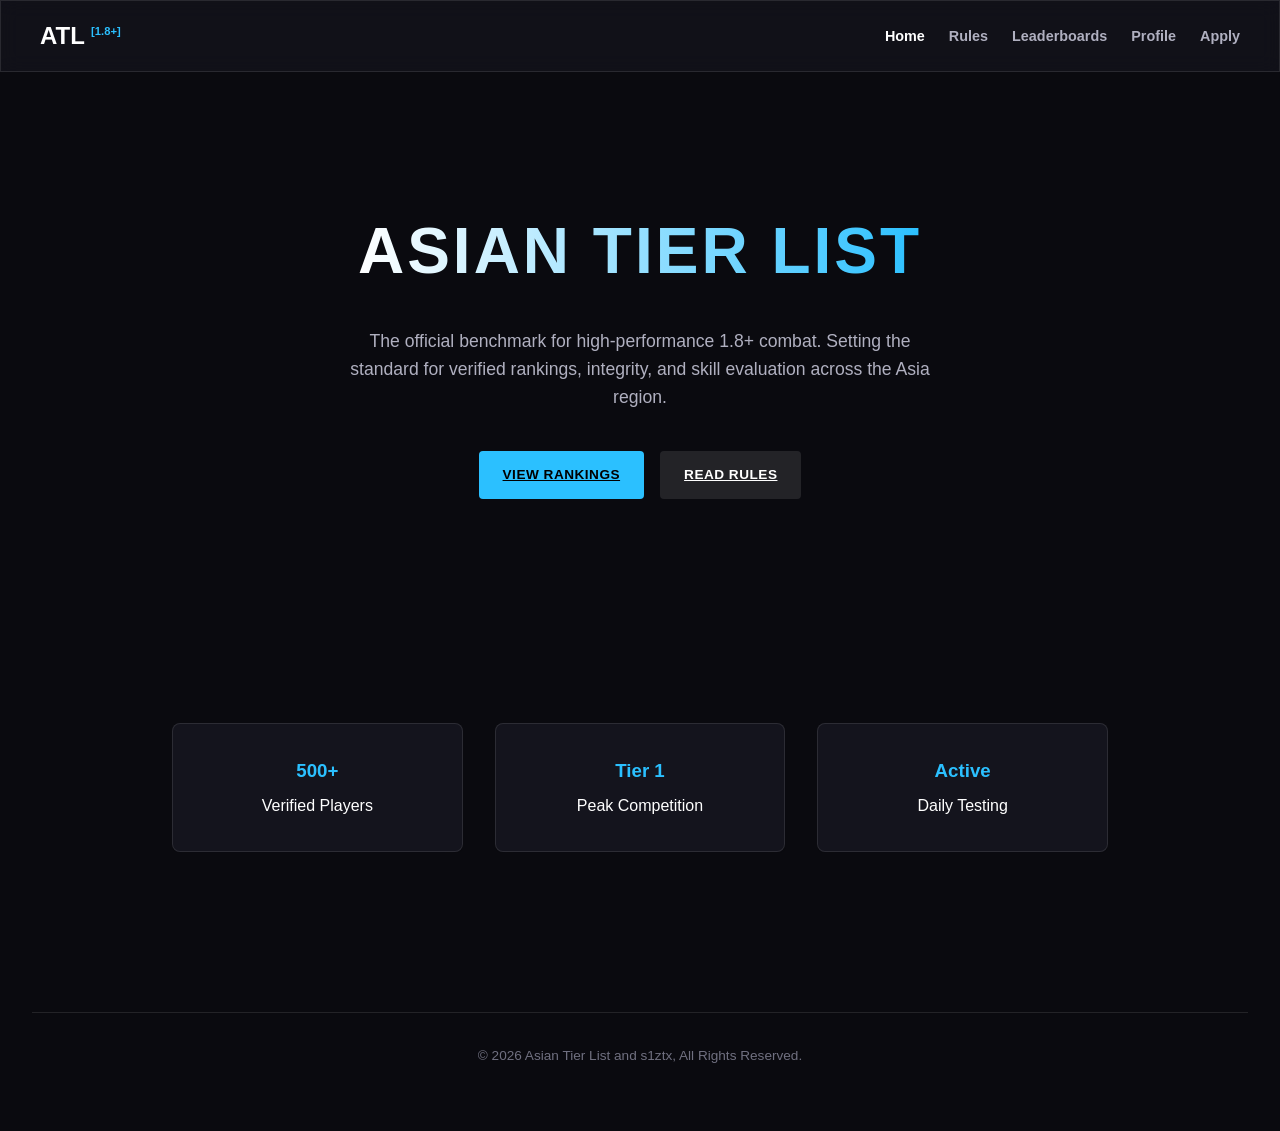
<file: index.html>
<!-- File: index.html -->
<!DOCTYPE html>
<html lang="en">
<head>
    <meta charset="UTF-8">
    <meta name="viewport" content="width=device-width, initial-scale=1.0">
    <title>Asian Tier List [1.8+] | Competitive Standards</title>
    <link rel="stylesheet" href="css/style.css">
    <link rel="stylesheet" href="css/themes.css">
    <link rel="stylesheet" href="css/animations.css">
    <style>
        .hero-section {
            padding: 8rem 2rem;
            text-align: center;
            display: flex;
            flex-direction: column;
            align-items: center;
            gap: 1.5rem;
        }
        .hero-title {
            font-family: var(--font-heading);
            font-size: 4rem;
            font-weight: 800;
            text-transform: uppercase;
            letter-spacing: 3px;
            background: linear-gradient(90deg, #fff, var(--accent-blue-light));
            -webkit-background-clip: text;
            -webkit-text-fill-color: transparent;
        }
        .hero-desc {
            max-width: 600px;
            color: var(--text-secondary);
            font-size: 1.1rem;
        }
        .stats-preview {
            display: grid;
            grid-template-columns: repeat(auto-fit, minmax(200px, 1fr));
            gap: 2rem;
            max-width: 1000px;
            margin: 4rem auto;
            padding: 2rem;
        }
        .stat-card {
            background: var(--bg-panel);
            padding: 2rem;
            border-radius: 8px;
            border: 1px solid var(--glass-border);
            text-align: center;
        }
        .stat-card h3 { color: var(--accent-blue-light); margin-bottom: 0.5rem; }
    </style>
</head>
<body class="dark-theme">
    
    <nav class="main-navigation glassmorphism">
        <div class="nav-container">
            <div class="brand-logo">
                <span class="brand-title">ATL</span>
                <span class="brand-version">[1.8+]</span>
            </div>
            <ul class="nav-menu">
                <li class="nav-item"><a href="index.html" class="nav-link active">Home</a></li>
                <li class="nav-item"><a href="rules.html" class="nav-link">Rules</a></li>
                <li class="nav-item"><a href="leaderboards.html" class="nav-link">Leaderboards</a></li>
                <li class="nav-item"><a href="profile.html" class="nav-link">Profile</a></li>
                <li class="nav-item"><a href="staff-application.html" class="nav-link">Apply</a></li>
            </ul>
        </div>
    </nav>

    <main class="main-content">
        <section class="hero-section">
            <h1 class="hero-title">Asian Tier List</h1>
            <p class="hero-desc">The official benchmark for high-performance 1.8+ combat. Setting the standard for verified rankings, integrity, and skill evaluation across the Asia region.</p>
            <div style="display: flex; gap: 1rem; margin-top: 1rem;">
                <a href="leaderboards.html" class="premium-button">View Rankings</a>
                <a href="rules.html" class="premium-button" style="background: rgba(255,255,255,0.1); color: var(--text-primary);">Read Rules</a>
            </div>
        </section>

        <section class="stats-preview">
            <div class="stat-card glassmorphism">
                <h3>500+</h3>
                <p>Verified Players</p>
            </div>
            <div class="stat-card glassmorphism">
                <h3>Tier 1</h3>
                <p>Peak Competition</p>
            </div>
            <div class="stat-card glassmorphism">
                <h3>Active</h3>
                <p>Daily Testing</p>
            </div>
        </section>
    </main>

    <footer class="site-footer">
        <div class="footer-divider"></div>
        <div class="footer-content">
            <p>&copy; 2026 Asian Tier List and s1ztx, All Rights Reserved.</p>
        </div>
    </footer>

    <script src="js/themes.js"></script>
    <script src="js/navbar.js"></script>
    <script src="js/app.js"></script>
</body>
</html>
</file>
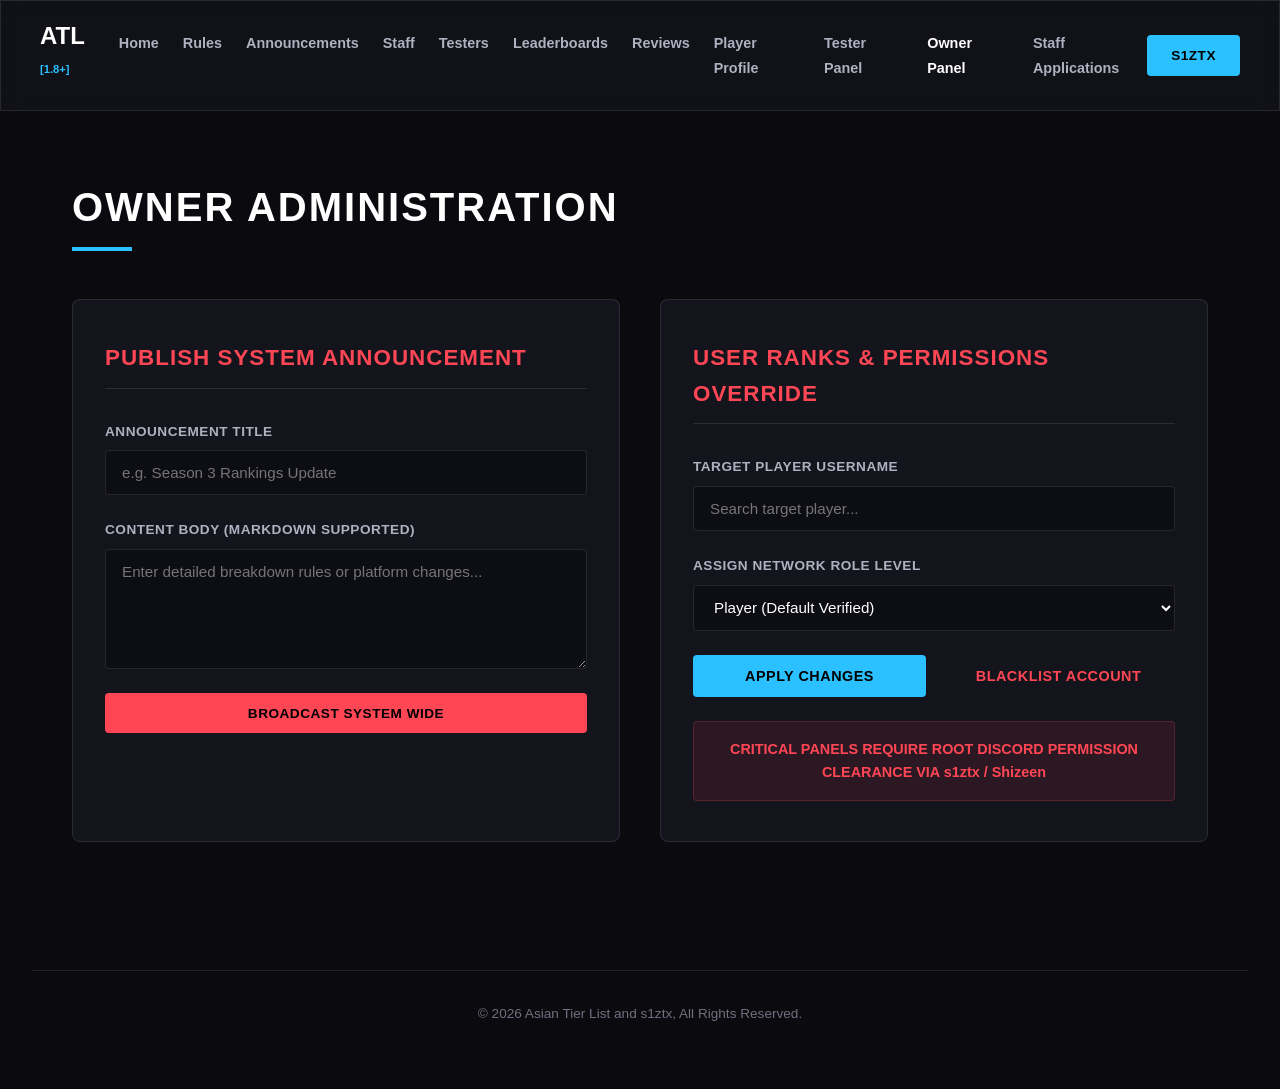
<file: owner.html>
<!-- File: owner.html -->
<!DOCTYPE html>
<html lang="en">
<head>
    <meta charset="UTF-8">
    <meta name="viewport" content="width=device-width, initial-scale=1.0">
    <title>Owner Administration | Asian Tier List [1.8+]</title>
    <link rel="stylesheet" href="css/style.css">
    <link rel="stylesheet" href="css/themes.css">
    <link rel="stylesheet" href="css/animations.css">
    <style>
        .owner-container {
            max-width: 1200px;
            margin: 0 auto;
            padding: 4rem 2rem;
        }
        .owner-dashboard-grid {
            display: grid;
            grid-template-columns: 1fr 1fr;
            gap: 2.5rem;
            margin-top: 3rem;
        }
        @media (max-width: 992px) {
            .owner-dashboard-grid {
                grid-template-columns: 1fr;
            }
        }
        .owner-card {
            background: var(--bg-panel);
            border: 1px solid var(--glass-border);
            border-radius: 8px;
            padding: 2.5rem 2rem;
            display: flex;
            flex-direction: column;
            gap: 1.5rem;
        }
        .owner-card-title {
            font-family: var(--font-heading);
            font-size: 1.4rem;
            font-weight: 700;
            color: var(--accent-red);
            text-shadow: var(--shadow-glow-red);
            text-transform: uppercase;
            letter-spacing: 1px;
            border-bottom: 1px solid var(--glass-border);
            padding-bottom: 0.75rem;
            margin-bottom: 0.5rem;
        }
        .form-group {
            display: flex;
            flex-direction: column;
            gap: 0.5rem;
        }
        .form-label {
            font-size: 0.85rem;
            color: var(--text-secondary);
            font-weight: 600;
            text-transform: uppercase;
            letter-spacing: 0.5px;
        }
        .form-input, .form-textarea, .form-select {
            background: rgba(0, 0, 0, 0.3);
            border: 1px solid var(--glass-border);
            color: var(--text-primary);
            padding: 0.8rem 1rem;
            border-radius: 4px;
            font-family: inherit;
            font-size: 0.95rem;
            transition: border-color var(--transition-fast);
        }
        .form-textarea {
            resize: vertical;
            min-height: 120px;
        }
        .form-input:focus, .form-textarea:focus, .form-select:focus {
            outline: none;
            border-color: var(--accent-red);
        }
        .action-row {
            display: grid;
            grid-template-columns: 1fr 1fr;
            gap: 1rem;
        }
        .status-message {
            padding: 1rem;
            border-radius: 4px;
            font-size: 0.9rem;
            font-weight: 600;
            background: rgba(255, 70, 85, 0.1);
            color: var(--accent-red);
            border: 1px solid rgba(255, 70, 85, 0.2);
            text-align: center;
        }
    </style>
</head>
<body class="page-owner dark-theme">
    <div id="owner-background-wrapper">
        <div class="command-grid"></div>
    </div>

    <nav class="main-navigation glassmorphism">
        <div class="nav-container">
            <div class="brand-logo">
                <span class="brand-title">ATL</span>
                <span class="brand-version">[1.8+]</span>
            </div>
            <div class="mobile-menu-toggle">
                <span></span>
                <span></span>
                <span></span>
            </div>
            <ul class="nav-menu">
                <li class="nav-item"><a href="index.html" class="nav-link">Home</a></li>
                <li class="nav-item"><a href="rules.html" class="nav-link">Rules</a></li>
                <li class="nav-item"><a href="announcements.html" class="nav-link">Announcements</a></li>
                <li class="nav-item"><a href="staff.html" class="nav-link">Staff</a></li>
                <li class="nav-item"><a href="testers.html" class="nav-link">Testers</a></li>
                <li class="nav-item"><a href="leaderboards.html" class="nav-link">Leaderboards</a></li>
                <li class="nav-item"><a href="reviews.html" class="nav-link">Reviews</a></li>
                <li class="nav-item"><a href="profile.html" class="nav-link">Player Profile</a></li>
                <li class="nav-item"><a href="tester-panel.html" class="nav-link">Tester Panel</a></li>
                <li class="nav-item"><a href="owner.html" class="nav-link active">Owner Panel</a></li>
                <li class="nav-item"><a href="staff-application.html" class="nav-link">Staff Applications</a></li>
            </ul>
            <div class="auth-container">
                <button class="discord-login-btn premium-button">
                    <span>s1ztx</span>
                </button>
            </div>
        </div>
    </nav>

    <main class="main-content">
        <div class="owner-container">
            <div class="section-heading">
                <h2 class="section-title">Owner Administration</h2>
                <div class="heading-accent"></div>
            </div>

            <div class="owner-dashboard-grid">
                <!-- System Announcements Panel -->
                <section class="owner-card glassmorphism">
                    <h3 class="owner-card-title">Publish System Announcement</h3>
                    
                    <div class="form-group">
                        <label class="form-label">Announcement Title</label>
                        <input type="text" class="form-input" placeholder="e.g. Season 3 Rankings Update">
                    </div>

                    <div class="form-group">
                        <label class="form-label">Content Body (Markdown Supported)</label>
                        <textarea class="form-textarea" placeholder="Enter detailed breakdown rules or platform changes..."></textarea>
                    </div>

                    <button class="premium-button" style="background: var(--accent-red); border-color: var(--accent-red);">Broadcast System Wide</button>
                </section>

                <!-- Management Configurations Panel -->
                <section class="owner-card glassmorphism">
                    <h3 class="owner-card-title">User Ranks & Permissions Override</h3>
                    
                    <div class="form-group">
                        <label class="form-label">Target Player Username</label>
                        <input type="text" class="form-input" placeholder="Search target player...">
                    </div>

                    <div class="form-group">
                        <label class="form-label">Assign Network Role Level</label>
                        <select class="form-select">
                            <option>Player (Default Verified)</option>
                            <option>Official Tester</option>
                            <option>Moderator</option>
                            <option>Administrator</option>
                        </select>
                    </div>

                    <div class="action-row">
                        <button class="premium-button" style="font-size: 0.9rem;">Apply Changes</button>
                        <button class="premium-button" style="background: transparent; border-color: #ff4655; color: #ff4655; font-size: 0.9rem;">Blacklist Account</button>
                    </div>

                    <div class="status-message">
                        CRITICAL PANELS REQUIRE ROOT DISCORD PERMISSION CLEARANCE VIA s1ztx / Shizeen
                    </div>
                </section>
            </div>
        </div>
    </main>

    <footer class="site-footer">
        <div class="footer-divider"></div>
        <div class="footer-content">
            <p>&copy; 2026 Asian Tier List and s1ztx, All Rights Reserved.</p>
        </div>
    </footer>

    <script src="js/themes.js"></script>
    <script src="js/navbar.js"></script>
    <script src="js/app.js"></script>
</body>
</html>
</file>
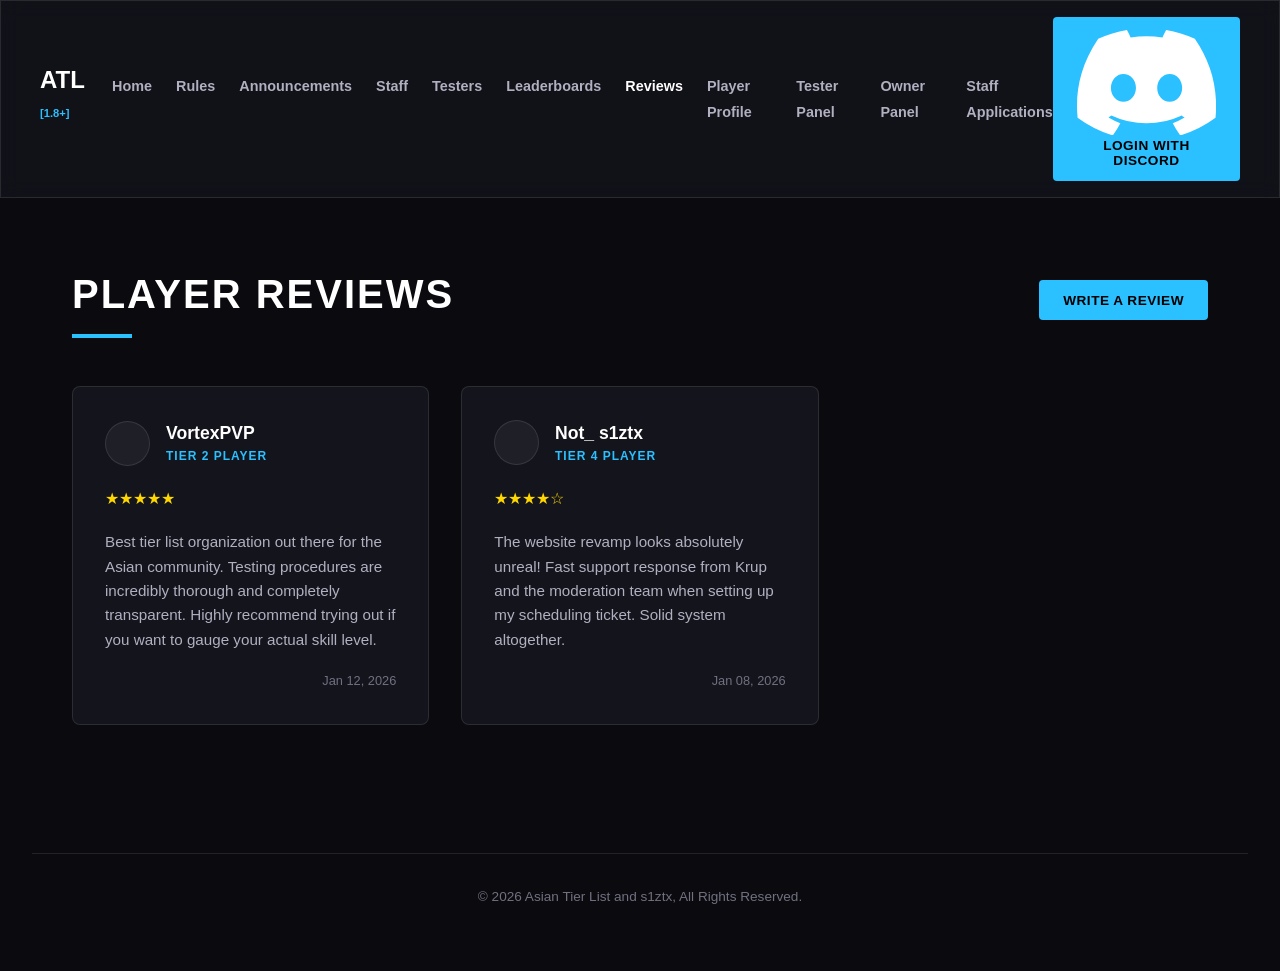
<file: reviews.html>
<!-- File: reviews.html -->
<!DOCTYPE html>
<html lang="en">
<head>
    <meta charset="UTF-8">
    <meta name="viewport" content="width=device-width, initial-scale=1.0">
    <title>Reviews | Asian Tier List [1.8+]</title>
    <link rel="stylesheet" href="css/style.css">
    <link rel="stylesheet" href="css/themes.css">
    <link rel="stylesheet" href="css/animations.css">
    <style>
        .reviews-container {
            max-width: 1200px;
            margin: 0 auto;
            padding: 4rem 2rem;
        }
        .reviews-header-actions {
            display: flex;
            justify-content: space-between;
            align-items: center;
            margin-bottom: 3rem;
            flex-wrap: wrap;
            gap: 1.5rem;
        }
        .reviews-grid {
            display: grid;
            grid-template-columns: repeat(auto-fill, minmax(340px, 1fr));
            gap: 2rem;
        }
        .review-card {
            background: var(--bg-panel);
            border: 1px solid var(--glass-border);
            border-radius: 8px;
            padding: 2rem;
            display: flex;
            flex-direction: column;
            gap: 1.2rem;
            position: relative;
            transition: all var(--transition-medium);
        }
        .review-card:hover {
            border-color: rgba(43, 192, 255, 0.3);
            transform: translateY(-4px);
            box-shadow: 0 10px 20px rgba(0, 0, 0, 0.3);
        }
        .review-user {
            display: flex;
            align-items: center;
            gap: 1rem;
        }
        .review-avatar {
            width: 45px;
            height: 45px;
            border-radius: 50%;
            background: rgba(255, 255, 255, 0.05);
            border: 1px solid var(--glass-border);
        }
        .review-meta-info {
            display: flex;
            flex-direction: column;
        }
        .review-username {
            font-family: var(--font-heading);
            font-weight: 700;
            font-size: 1.1rem;
            color: var(--text-primary);
        }
        .review-user-tier {
            font-size: 0.75rem;
            color: var(--accent-blue-light);
            text-transform: uppercase;
            letter-spacing: 1px;
            font-weight: 600;
        }
        .review-rating {
            display: flex;
            gap: 0.2rem;
            color: #ffd700;
        }
        .review-text {
            color: var(--text-secondary);
            font-size: 0.95rem;
            line-height: 1.6;
            flex-grow: 1;
        }
        .review-date {
            font-size: 0.8rem;
            color: var(--text-muted);
            align-self: flex-end;
        }
    </style>
</head>
<body class="page-reviews dark-theme">
    <div id="reviews-background-wrapper">
        <div class="soft-glow-overlay"></div>
    </div>

    <nav class="main-navigation glassmorphism">
        <div class="nav-container">
            <div class="brand-logo">
                <span class="brand-title">ATL</span>
                <span class="brand-version">[1.8+]</span>
            </div>
            <div class="mobile-menu-toggle">
                <span></span>
                <span></span>
                <span></span>
            </div>
            <ul class="nav-menu">
                <li class="nav-item"><a href="index.html" class="nav-link">Home</a></li>
                <li class="nav-item"><a href="rules.html" class="nav-link">Rules</a></li>
                <li class="nav-item"><a href="announcements.html" class="nav-link">Announcements</a></li>
                <li class="nav-item"><a href="staff.html" class="nav-link">Staff</a></li>
                <li class="nav-item"><a href="testers.html" class="nav-link">Testers</a></li>
                <li class="nav-item"><a href="leaderboards.html" class="nav-link">Leaderboards</a></li>
                <li class="nav-item"><a href="reviews.html" class="nav-link active">Reviews</a></li>
                <li class="nav-item"><a href="profile.html" class="nav-link">Player Profile</a></li>
                <li class="nav-item"><a href="tester-panel.html" class="nav-link">Tester Panel</a></li>
                <li class="nav-item"><a href="owner.html" class="nav-link">Owner Panel</a></li>
                <li class="nav-item"><a href="staff-application.html" class="nav-link">Staff Applications</a></li>
            </ul>
            <div class="auth-container">
                <button class="discord-login-btn premium-button">
                    <svg class="discord-logo" xmlns="http://www.w3.org/2000/svg" viewBox="0 0 127.14 96.36">
                        <path fill="#ffffff" d="M107.7,8.07A105.15,105.15,0,0,0,81.47,0a72.06,72.06,0,0,0-3.36,6.83A97.68,97.68,0,0,0,49,6.83,72.37,72.37,0,0,0,45.64,0,105.89,105.89,0,0,0,19.39,8.09C2.79,32.65-1.71,56.6.54,80.21h0A105.73,105.73,0,0,0,32.71,96.36,77.7,77.7,0,0,0,39.6,85.25a68.42,68.42,0,0,1-10.85-5.18c.91-.66,1.8-1.34,2.66-2a75.57,75.57,0,0,0,64.32,0c.87.71,1.76,1.39,2.66,2a68.68,68.68,0,0,1-10.87,5.19,77,77,0,0,0,6.89,11.1A105.25,105.25,0,0,0,126.6,80.22h0C129.24,52.84,122.09,29.11,107.7,8.07ZM42.45,65.69C36.18,65.69,31,60,31,53s5-12.74,11.43-12.74S54,46,53.89,53,48.84,65.69,42.45,65.69Zm42.24,0C78.41,65.69,73.31,60,73.31,53s5-12.74,11.43-12.74S96.2,46,96.12,53,91.08,65.69,84.69,65.69Z"/>
                    </svg>
                    <span>Login with Discord</span>
                </button>
            </div>
        </div>
    </nav>

    <main class="main-content">
        <div class="reviews-container">
            <div class="reviews-header-actions">
                <div class="section-heading" style="margin-bottom: 0;">
                    <h2 class="section-title">Player Reviews</h2>
                    <div class="heading-accent"></div>
                </div>
                <button class="premium-button">Write A Review</button>
            </div>

            <div class="reviews-grid">
                <!-- Review Card 1 -->
                <div class="review-card glassmorphism">
                    <div class="review-user">
                        <div class="review-avatar"></div>
                        <div class="review-meta-info">
                            <span class="review-username">VortexPVP</span>
                            <span class="review-user-tier">Tier 2 Player</span>
                        </div>
                    </div>
                    <div class="review-rating">★★★★★</div>
                    <p class="review-text">Best tier list organization out there for the Asian community. Testing procedures are incredibly thorough and completely transparent. Highly recommend trying out if you want to gauge your actual skill level.</p>
                    <span class="review-date">Jan 12, 2026</span>
                </div>

                <!-- Review Card 2 -->
                <div class="review-card glassmorphism">
                    <div class="review-user">
                        <div class="review-avatar"></div>
                        <div class="review-meta-info">
                            <span class="review-username">Not_ s1ztx</span>
                            <span class="review-user-tier">Tier 4 Player</span>
                        </div>
                    </div>
                    <div class="review-rating">★★★★☆</div>
                    <p class="review-text">The website revamp looks absolutely unreal! Fast support response from Krup and the moderation team when setting up my scheduling ticket. Solid system altogether.</p>
                    <span class="review-date">Jan 08, 2026</span>
                </div>
            </div>
        </div>
    </main>

    <footer class="site-footer">
        <div class="footer-divider"></div>
        <div class="footer-content">
            <p>&copy; 2026 Asian Tier List and s1ztx, All Rights Reserved.</p>
        </div>
    </footer>

    <script src="js/themes.js"></script>
    <script src="js/navbar.js"></script>
    <script src="js/app.js"></script>
</body>
</html>
</file>
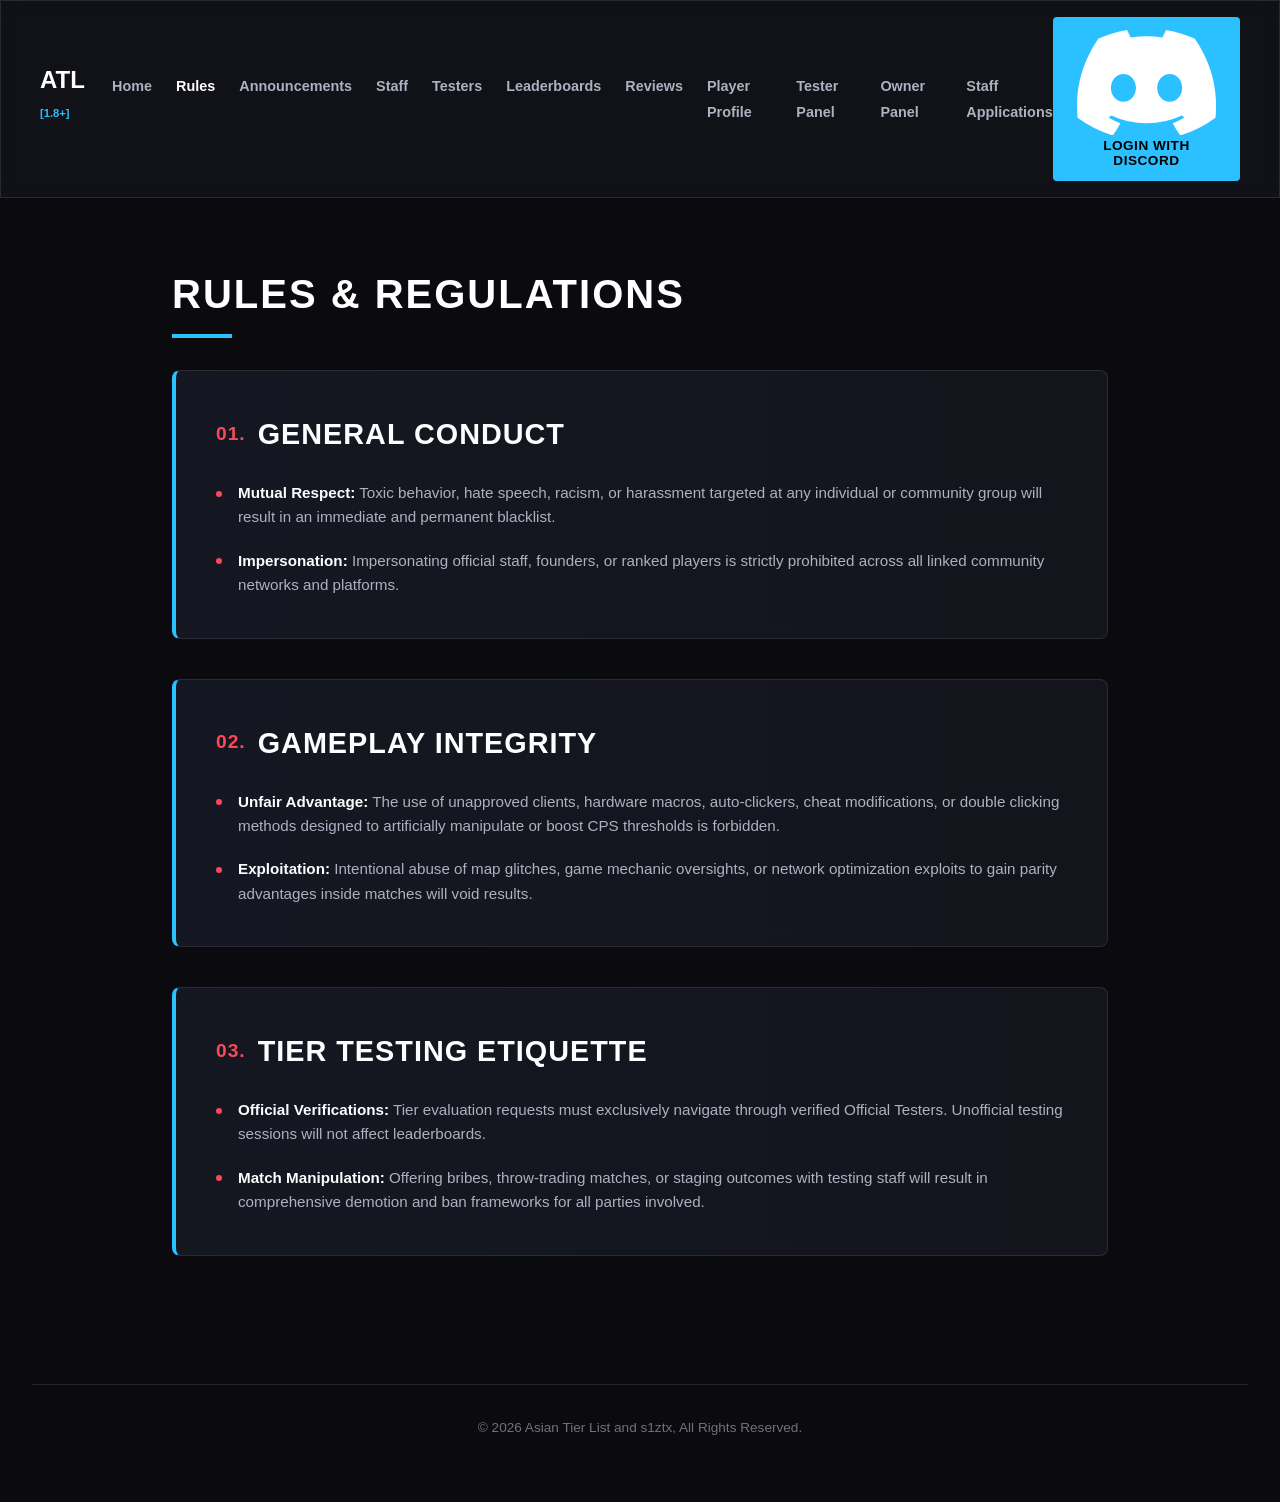
<file: rules.html>
<!DOCTYPE html>
<html lang="en">
<head>
    <meta charset="UTF-8">
    <meta name="viewport" content="width=device-width, initial-scale=1.0">
    <title>Rules | Asian Tier List [1.8+]</title>
    <link rel="stylesheet" href="css/style.css">
    <link rel="stylesheet" href="css/themes.css">
    <link rel="stylesheet" href="css/animations.css">
    <style>
        .rules-container {
            max-width: 1000px;
            margin: 0 auto;
            padding: 4rem 2rem;
        }
        .rules-grid {
            display: flex;
            flex-direction: column;
            gap: 2.5rem;
        }
        .rules-card {
            padding: 2.5rem;
            border-radius: 8px;
            border-left: 4px solid var(--accent-blue-light);
            position: relative;
            overflow: hidden;
            background: var(--bg-panel);
            transition: border-color var(--transition-fast), transform var(--transition-medium);
        }
        .rules-card:hover {
            border-left-color: var(--accent-red);
            transform: translateX(5px);
        }
        .rules-card::before {
            content: '';
            position: absolute;
            top: 0;
            left: 0;
            width: 100%;
            height: 100%;
            background: linear-gradient(90deg, rgba(43, 192, 255, 0.02), transparent);
            pointer-events: none;
        }
        .rule-category {
            font-family: var(--font-heading);
            font-size: 1.8rem;
            font-weight: 700;
            text-transform: uppercase;
            letter-spacing: 1px;
            margin-bottom: 1.5rem;
            display: flex;
            align-items: center;
            gap: 0.75rem;
        }
        .rule-index {
            color: var(--accent-red);
            font-size: 1.2rem;
            font-weight: 700;
        }
        .rule-list {
            display: flex;
            flex-direction: column;
            gap: 1.2rem;
        }
        .rule-item {
            display: flex;
            gap: 1rem;
            align-items: flex-start;
        }
        .rule-bullet {
            width: 6px;
            height: 6px;
            background: var(--accent-red);
            border-radius: 50%;
            margin-top: 0.6rem;
            flex-shrink: 0;
        }
        .rule-text strong {
            color: var(--text-primary);
            font-weight: 600;
        }
        .rule-text p {
            color: var(--text-secondary);
            font-size: 0.95rem;
        }
    </style>
</head>
<body class="page-rules dark-theme">
    <div id="rules-background-wrapper">
        <div class="digital-lines"></div>
    </div>

    <nav class="main-navigation glassmorphism">
        <div class="nav-container">
            <div class="brand-logo">
                <span class="brand-title">ATL</span>
                <span class="brand-version">[1.8+]</span>
            </div>
            <div class="mobile-menu-toggle">
                <span></span>
                <span></span>
                <span></span>
            </div>
            <ul class="nav-menu">
                <li class="nav-item"><a href="index.html" class="nav-link">Home</a></li>
                <li class="nav-item"><a href="rules.html" class="nav-link active">Rules</a></li>
                <li class="nav-item"><a href="announcements.html" class="nav-link">Announcements</a></li>
                <li class="nav-item"><a href="staff.html" class="nav-link">Staff</a></li>
                <li class="nav-item"><a href="testers.html" class="nav-link">Testers</a></li>
                <li class="nav-item"><a href="leaderboards.html" class="nav-link">Leaderboards</a></li>
                <li class="nav-item"><a href="reviews.html" class="nav-link">Reviews</a></li>
                <li class="nav-item"><a href="profile.html" class="nav-link">Player Profile</a></li>
                <li class="nav-item"><a href="tester-panel.html" class="nav-link">Tester Panel</a></li>
                <li class="nav-item"><a href="owner.html" class="nav-link">Owner Panel</a></li>
                <li class="nav-item"><a href="staff-application.html" class="nav-link">Staff Applications</a></li>
            </ul>
            <div class="auth-container">
                <button class="discord-login-btn premium-button">
                    <svg class="discord-logo" xmlns="http://www.w3.org/2000/svg" viewBox="0 0 127.14 96.36">
                        <path fill="#ffffff" d="M107.7,8.07A105.15,105.15,0,0,0,81.47,0a72.06,72.06,0,0,0-3.36,6.83A97.68,97.68,0,0,0,49,6.83,72.37,72.37,0,0,0,45.64,0,105.89,105.89,0,0,0,19.39,8.09C2.79,32.65-1.71,56.6.54,80.21h0A105.73,105.73,0,0,0,32.71,96.36,77.7,77.7,0,0,0,39.6,85.25a68.42,68.42,0,0,1-10.85-5.18c.91-.66,1.8-1.34,2.66-2a75.57,75.57,0,0,0,64.32,0c.87.71,1.76,1.39,2.66,2a68.68,68.68,0,0,1-10.87,5.19,77,77,0,0,0,6.89,11.1A105.25,105.25,0,0,0,126.6,80.22h0C129.24,52.84,122.09,29.11,107.7,8.07ZM42.45,65.69C36.18,65.69,31,60,31,53s5-12.74,11.43-12.74S54,46,53.89,53,48.84,65.69,42.45,65.69Zm42.24,0C78.41,65.69,73.31,60,73.31,53s5-12.74,11.43-12.74S96.2,46,96.12,53,91.08,65.69,84.69,65.69Z"/>
                    </svg>
                    <span>Login with Discord</span>
                </button>
            </div>
        </div>
    </nav>

    <main class="main-content">
        <div class="rules-container">
            <div class="section-heading">
                <h2 class="section-title">Rules & Regulations</h2>
                <div class="heading-accent"></div>
            </div>

            <div class="rules-grid">
                <div class="rules-card glassmorphism">
                    <h3 class="rule-category"><span class="rule-index">01.</span> General Conduct</h3>
                    <div class="rule-list">
                        <div class="rule-item">
                            <span class="rule-bullet"></span>
                            <div class="rule-text">
                                <p><strong>Mutual Respect:</strong> Toxic behavior, hate speech, racism, or harassment targeted at any individual or community group will result in an immediate and permanent blacklist.</p>
                            </div>
                        </div>
                        <div class="rule-item">
                            <span class="rule-bullet"></span>
                            <div class="rule-text">
                                <p><strong>Impersonation:</strong> Impersonating official staff, founders, or ranked players is strictly prohibited across all linked community networks and platforms.</p>
                            </div>
                        </div>
                    </div>
                </div>

                <div class="rules-card glassmorphism">
                    <h3 class="rule-category"><span class="rule-index">02.</span> Gameplay Integrity</h3>
                    <div class="rule-list">
                        <div class="rule-item">
                            <span class="rule-bullet"></span>
                            <div class="rule-text">
                                <p><strong>Unfair Advantage:</strong> The use of unapproved clients, hardware macros, auto-clickers, cheat modifications, or double clicking methods designed to artificially manipulate or boost CPS thresholds is forbidden.</p>
                            </div>
                        </div>
                        <div class="rule-item">
                            <span class="rule-bullet"></span>
                            <div class="rule-text">
                                <p><strong>Exploitation:</strong> Intentional abuse of map glitches, game mechanic oversights, or network optimization exploits to gain parity advantages inside matches will void results.</p>
                            </div>
                        </div>
                    </div>
                </div>

                <div class="rules-card glassmorphism">
                    <h3 class="rule-category"><span class="rule-index">03.</span> Tier Testing Etiquette</h3>
                    <div class="rule-list">
                        <div class="rule-item">
                            <span class="rule-bullet"></span>
                            <div class="rule-text">
                                <p><strong>Official Verifications:</strong> Tier evaluation requests must exclusively navigate through verified Official Testers. Unofficial testing sessions will not affect leaderboards.</p>
                            </div>
                        </div>
                        <div class="rule-item">
                            <span class="rule-bullet"></span>
                            <div class="rule-text">
                                <p><strong>Match Manipulation:</strong> Offering bribes, throw-trading matches, or staging outcomes with testing staff will result in comprehensive demotion and ban frameworks for all parties involved.</p>
                            </div>
                        </div>
                    </div>
                </div>
            </div>
        </div>
    </main>

    <footer class="site-footer">
        <div class="footer-divider"></div>
        <div class="footer-content">
            <p>&copy; 2026 Asian Tier List and s1ztx, All Rights Reserved.</p>
        </div>
    </footer>

    <script src="js/themes.js"></script>
    <script src="js/navbar.js"></script>
    <script src="js/app.js"></script>
</body>
</html>
</file>
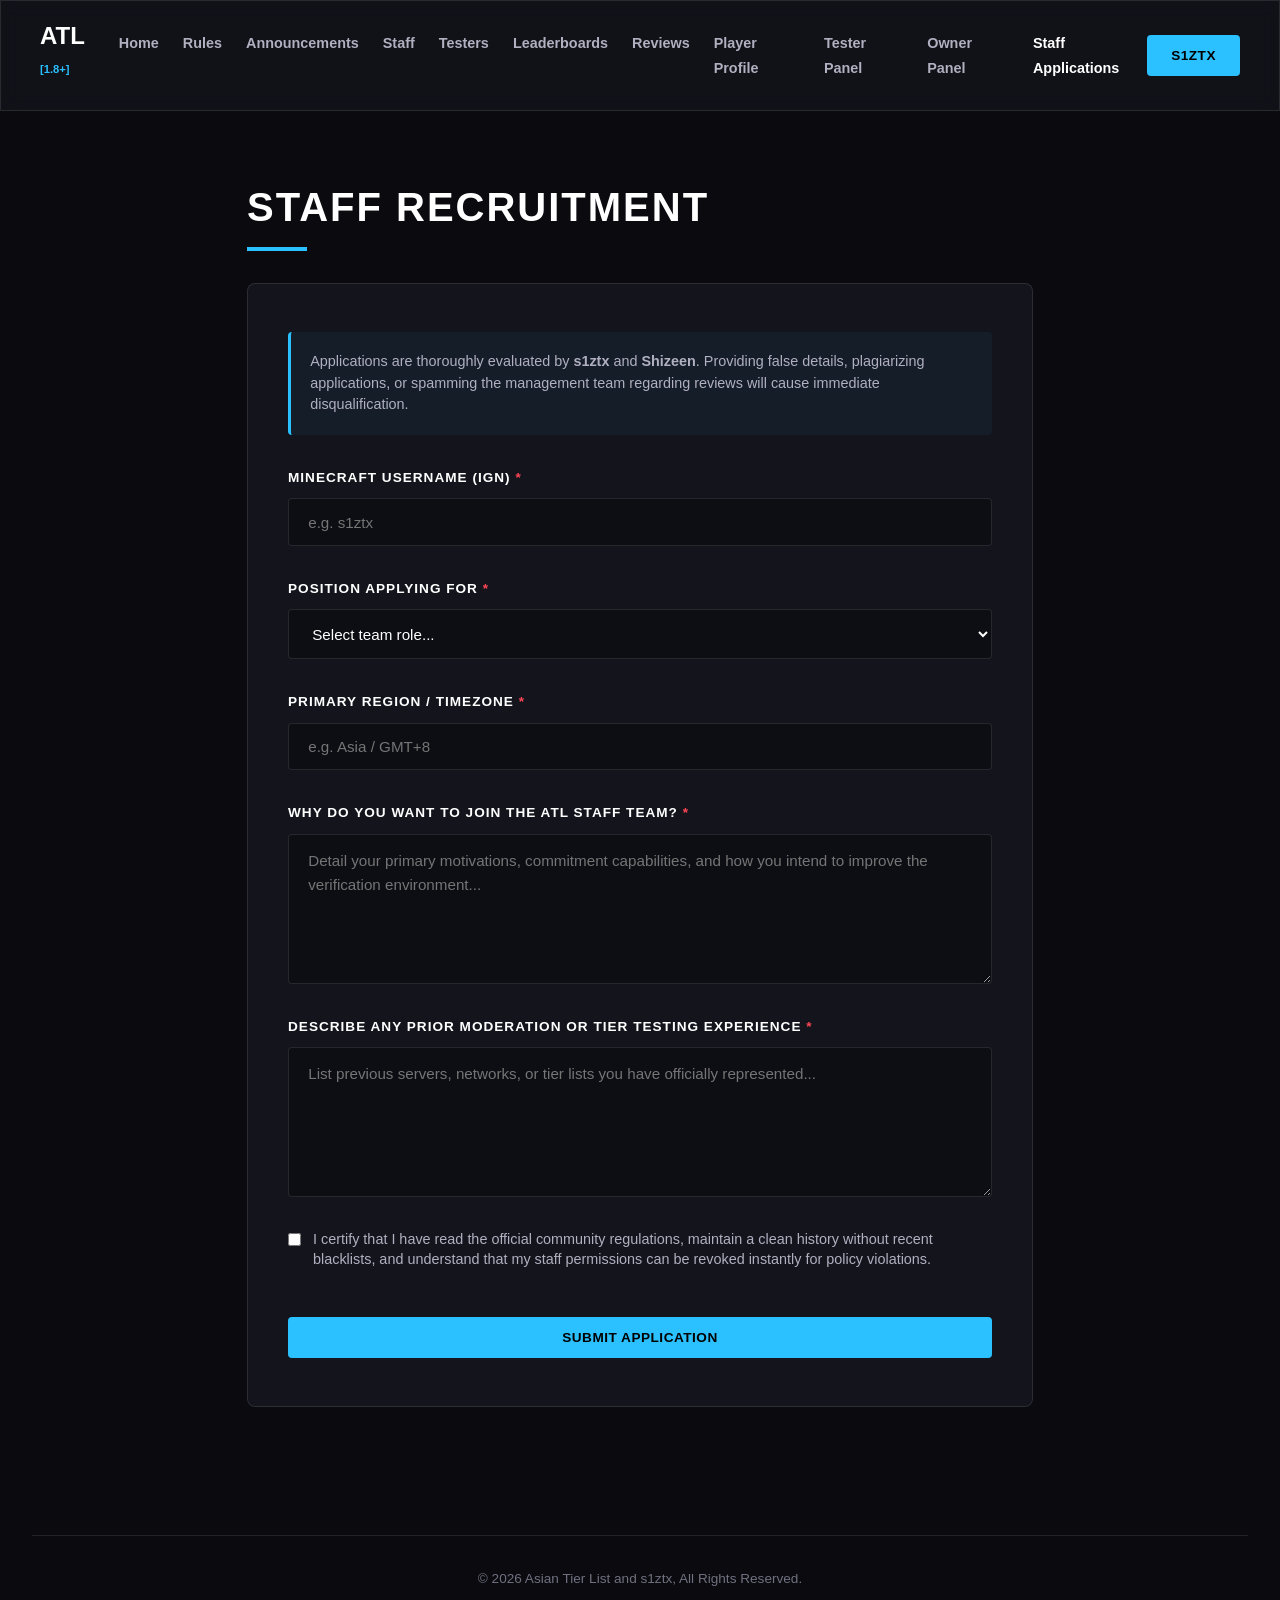
<file: staff-application.html>
<!-- File: staff-application.html -->
<!DOCTYPE html>
<html lang="en">
<head>
    <meta charset="UTF-8">
    <meta name="viewport" content="width=device-width, initial-scale=1.0">
    <title>Staff Recruitment | Asian Tier List [1.8+]</title>
    <link rel="stylesheet" href="css/style.css">
    <link rel="stylesheet" href="css/themes.css">
    <link rel="stylesheet" href="css/animations.css">
    <style>
        .application-container {
            max-width: 850px;
            margin: 0 auto;
            padding: 4rem 2rem;
        }
        .application-card {
            background: var(--bg-panel);
            border: 1px solid var(--glass-border);
            border-radius: 8px;
            padding: 3rem 2.5rem;
            display: flex;
            flex-direction: column;
            gap: 2rem;
            position: relative;
        }
        .app-notice {
            padding: 1.2rem;
            background: rgba(43, 192, 255, 0.05);
            border-left: 3px solid var(--accent-blue-light);
            border-radius: 4px;
            font-size: 0.9rem;
            color: var(--text-secondary);
            line-height: 1.5;
        }
        .form-group {
            display: flex;
            flex-direction: column;
            gap: 0.6rem;
        }
        .form-label {
            font-size: 0.85rem;
            color: var(--text-primary);
            font-weight: 700;
            text-transform: uppercase;
            letter-spacing: 1px;
        }
        .form-label span {
            color: var(--accent-red);
        }
        .form-input, .form-textarea, .form-select {
            background: rgba(0, 0, 0, 0.3);
            border: 1px solid var(--glass-border);
            color: var(--text-primary);
            padding: 0.9rem 1.2rem;
            border-radius: 4px;
            font-family: inherit;
            font-size: 0.95rem;
            transition: border-color var(--transition-fast);
        }
        .form-textarea {
            resize: vertical;
            min-height: 150px;
            line-height: 1.6;
        }
        .form-input:focus, .form-textarea:focus, .form-select:focus {
            outline: none;
            border-color: var(--accent-blue-light);
        }
        .checkbox-group {
            display: flex;
            align-items: flex-start;
            gap: 0.75rem;
            cursor: pointer;
            user-select: none;
        }
        .checkbox-group input {
            margin-top: 0.25rem;
            accent-color: var(--accent-blue-light);
        }
        .checkbox-label {
            font-size: 0.9rem;
            color: var(--text-secondary);
            line-height: 1.4;
        }
    </style>
</head>
<body class="page-application dark-theme">
    <div id="application-background-wrapper">
        <div class="recruitment-spotlight"></div>
    </div>

    <nav class="main-navigation glassmorphism">
        <div class="nav-container">
            <div class="brand-logo">
                <span class="brand-title">ATL</span>
                <span class="brand-version">[1.8+]</span>
            </div>
            <div class="mobile-menu-toggle">
                <span></span>
                <span></span>
                <span></span>
            </div>
            <ul class="nav-menu">
                <li class="nav-item"><a href="index.html" class="nav-link">Home</a></li>
                <li class="nav-item"><a href="rules.html" class="nav-link">Rules</a></li>
                <li class="nav-item"><a href="announcements.html" class="nav-link">Announcements</a></li>
                <li class="nav-item"><a href="staff.html" class="nav-link">Staff</a></li>
                <li class="nav-item"><a href="testers.html" class="nav-link">Testers</a></li>
                <li class="nav-item"><a href="leaderboards.html" class="nav-link">Leaderboards</a></li>
                <li class="nav-item"><a href="reviews.html" class="nav-link">Reviews</a></li>
                <li class="nav-item"><a href="profile.html" class="nav-link">Player Profile</a></li>
                <li class="nav-item"><a href="tester-panel.html" class="nav-link">Tester Panel</a></li>
                <li class="nav-item"><a href="owner.html" class="nav-link">Owner Panel</a></li>
                <li class="nav-item"><a href="staff-application.html" class="nav-link active">Staff Applications</a></li>
            </ul>
            <div class="auth-container">
                <button class="discord-login-btn premium-button">
                    <span>s1ztx</span>
                </button>
            </div>
        </div>
    </nav>

    <main class="main-content">
        <div class="application-container">
            <div class="section-heading">
                <h2 class="section-title">Staff Recruitment</h2>
                <div class="heading-accent"></div>
            </div>

            <form class="application-card glassmorphism" onsubmit="event.preventDefault();">
                <div class="app-notice">
                    Applications are thoroughly evaluated by <strong>s1ztx</strong> and <strong>Shizeen</strong>. Providing false details, plagiarizing applications, or spamming the management team regarding reviews will cause immediate disqualification.
                </div>

                <div class="form-group">
                    <label class="form-label">Minecraft Username (IGN) <span>*</span></label>
                    <input type="text" class="form-input" required placeholder="e.g. s1ztx">
                </div>

                <div class="form-group">
                    <label class="form-label">Position Applying For <span>*</span></label>
                    <select class="form-select" required>
                        <option value="" disabled selected style="display:none;">Select team role...</option>
                        <option value="tester">Official Tier Tester</option>
                        <option value="moderator">Community Moderator</option>
                    </select>
                </div>

                <div class="form-group">
                    <label class="form-label">Primary Region / Timezone <span>*</span></label>
                    <input type="text" class="form-input" required placeholder="e.g. Asia / GMT+8">
                </div>

                <div class="form-group">
                    <label class="form-label">Why do you want to join the ATL staff team? <span>*</span></label>
                    <textarea class="form-textarea" required placeholder="Detail your primary motivations, commitment capabilities, and how you intend to improve the verification environment..."></textarea>
                </div>

                <div class="form-group">
                    <label class="form-label">Describe any prior moderation or tier testing experience <span>*</span></label>
                    <textarea class="form-textarea" required placeholder="List previous servers, networks, or tier lists you have officially represented..."></textarea>
                </div>

                <div class="form-group">
                    <label class="checkbox-group">
                        <input type="checkbox" required>
                        <span class="checkbox-label">I certify that I have read the official community regulations, maintain a clean history without recent blacklists, and understand that my staff permissions can be revoked instantly for policy violations.</span>
                    </label>
                </div>

                <button type="submit" class="premium-button" style="margin-top: 1rem;">Submit Application</button>
            </form>
        </div>
    </main>

    <footer class="site-footer">
        <div class="footer-divider"></div>
        <div class="footer-content">
            <p>&copy; 2026 Asian Tier List and s1ztx, All Rights Reserved.</p>
        </div>
    </footer>

    <script src="js/themes.js"></script>
    <script src="js/navbar.js"></script>
    <script src="js/app.js"></script>
</body>
</html>
</file>
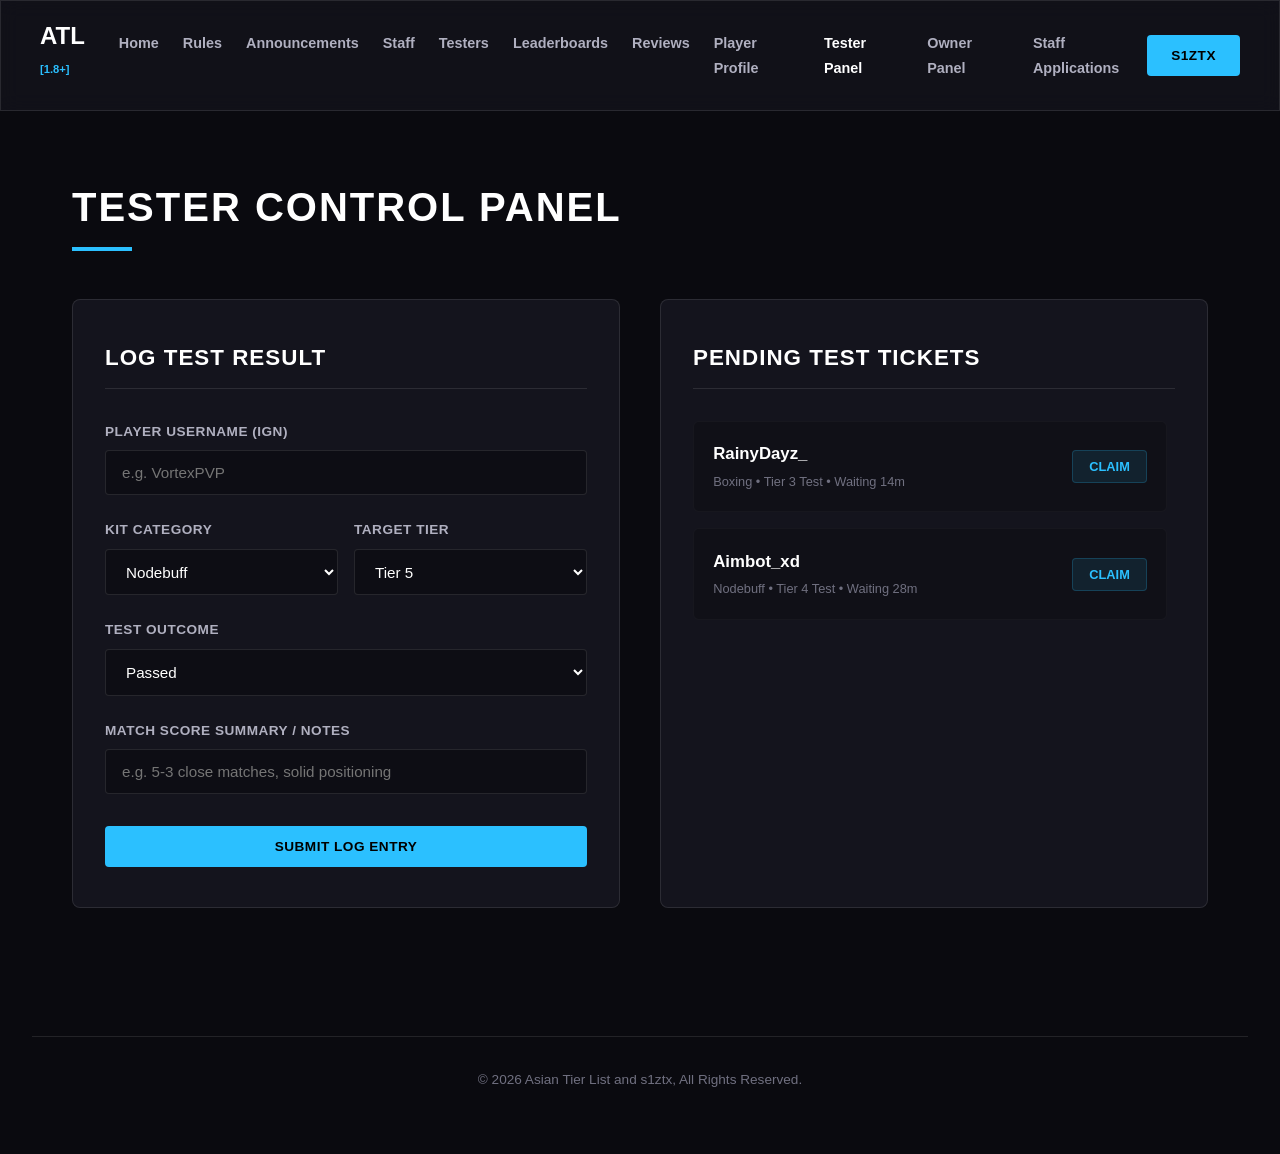
<file: tester-panel.html>
<!-- File: tester-panel.html -->
<!DOCTYPE html>
<html lang="en">
<head>
    <meta charset="UTF-8">
    <meta name="viewport" content="width=device-width, initial-scale=1.0">
    <title>Tester Control Panel | Asian Tier List [1.8+]</title>
    <link rel="stylesheet" href="css/style.css">
    <link rel="stylesheet" href="css/themes.css">
    <link rel="stylesheet" href="css/animations.css">
    <style>
        .tester-container {
            max-width: 1200px;
            margin: 0 auto;
            padding: 4rem 2rem;
        }
        .tester-grid {
            display: grid;
            grid-template-columns: 1fr 1fr;
            gap: 2.5rem;
            margin-top: 3rem;
        }
        @media (max-width: 992px) {
            .tester-grid {
                grid-template-columns: 1fr;
            }
        }
        .tester-card {
            background: var(--bg-panel);
            border: 1px solid var(--glass-border);
            border-radius: 8px;
            padding: 2.5rem 2rem;
            display: flex;
            flex-direction: column;
            gap: 1.5rem;
        }
        .tester-card-title {
            font-family: var(--font-heading);
            font-size: 1.4rem;
            font-weight: 700;
            color: var(--text-primary);
            text-transform: uppercase;
            letter-spacing: 1px;
            border-bottom: 1px solid var(--glass-border);
            padding-bottom: 0.75rem;
            margin-bottom: 0.5rem;
        }
        .form-group {
            display: flex;
            flex-direction: column;
            gap: 0.5rem;
        }
        .form-label {
            font-size: 0.85rem;
            color: var(--text-secondary);
            font-weight: 600;
            text-transform: uppercase;
            letter-spacing: 0.5px;
        }
        .form-input, .form-select {
            background: rgba(0, 0, 0, 0.3);
            border: 1px solid var(--glass-border);
            color: var(--text-primary);
            padding: 0.8rem 1rem;
            border-radius: 4px;
            font-family: inherit;
            font-size: 0.95rem;
            transition: border-color var(--transition-fast);
        }
        .form-input:focus, .form-select:focus {
            outline: none;
            border-color: var(--accent-blue-light);
        }
        .form-row {
            display: grid;
            grid-template-columns: 1fr 1fr;
            gap: 1rem;
        }
        .active-queue-list {
            display: flex;
            flex-direction: column;
            gap: 1rem;
            max-height: 480px;
            overflow-y: auto;
            padding-right: 0.5rem;
        }
        .queue-item {
            display: flex;
            justify-content: space-between;
            align-items: center;
            background: rgba(0, 0, 0, 0.2);
            border: 1px solid rgba(255, 255, 255, 0.03);
            padding: 1.2rem;
            border-radius: 6px;
        }
        .queue-player-info {
            display: flex;
            flex-direction: column;
            gap: 0.25rem;
        }
        .queue-ign {
            font-weight: 700;
            color: var(--text-primary);
            font-size: 1.05rem;
        }
        .queue-details {
            font-size: 0.8rem;
            color: var(--text-muted);
        }
        .queue-actions {
            display: flex;
            gap: 0.5rem;
        }
        .btn-action {
            padding: 0.5rem 1rem;
            font-size: 0.8rem;
            font-weight: 700;
            border-radius: 4px;
            cursor: pointer;
            text-transform: uppercase;
            border: 1px solid transparent;
            transition: all var(--transition-fast);
        }
        .btn-claim {
            background: rgba(43, 192, 255, 0.1);
            color: var(--accent-blue-light);
            border-color: rgba(43, 192, 255, 0.2);
        }
        .btn-claim:hover {
            background: var(--accent-blue-light);
            color: #000;
        }
    </style>
</head>
<body class="page-tester dark-theme">
    <div id="tester-background-wrapper">
        <div class="ambient-glow"></div>
    </div>

    <nav class="main-navigation glassmorphism">
        <div class="nav-container">
            <div class="brand-logo">
                <span class="brand-title">ATL</span>
                <span class="brand-version">[1.8+]</span>
            </div>
            <div class="mobile-menu-toggle">
                <span></span>
                <span></span>
                <span></span>
            </div>
            <ul class="nav-menu">
                <li class="nav-item"><a href="index.html" class="nav-link">Home</a></li>
                <li class="nav-item"><a href="rules.html" class="nav-link">Rules</a></li>
                <li class="nav-item"><a href="announcements.html" class="nav-link">Announcements</a></li>
                <li class="nav-item"><a href="staff.html" class="nav-link">Staff</a></li>
                <li class="nav-item"><a href="testers.html" class="nav-link">Testers</a></li>
                <li class="nav-item"><a href="leaderboards.html" class="nav-link">Leaderboards</a></li>
                <li class="nav-item"><a href="reviews.html" class="nav-link">Reviews</a></li>
                <li class="nav-item"><a href="profile.html" class="nav-link">Player Profile</a></li>
                <li class="nav-item"><a href="tester-panel.html" class="nav-link active">Tester Panel</a></li>
                <li class="nav-item"><a href="owner.html" class="nav-link">Owner Panel</a></li>
                <li class="nav-item"><a href="staff-application.html" class="nav-link">Staff Applications</a></li>
            </ul>
            <div class="auth-container">
                <button class="discord-login-btn premium-button">
                    <span>s1ztx</span>
                </button>
            </div>
        </div>
    </nav>

    <main class="main-content">
        <div class="tester-container">
            <div class="section-heading">
                <h2 class="section-title">Tester Control Panel</h2>
                <div class="heading-accent"></div>
            </div>

            <div class="tester-grid">
                <!-- Submit Log Box -->
                <section class="tester-card glassmorphism">
                    <h3 class="tester-card-title">Log Test Result</h3>
                    
                    <div class="form-group">
                        <label class="form-label">Player Username (IGN)</label>
                        <input type="text" class="form-input" placeholder="e.g. VortexPVP">
                    </div>

                    <div class="form-row">
                        <div class="form-group">
                            <label class="form-label">Kit Category</label>
                            <select class="form-select">
                                <option>Nodebuff</option>
                                <option>Boxing</option>
                                <option>Debuff</option>
                                <option>Gapple</option>
                            </select>
                        </div>
                        <div class="form-group">
                            <label class="form-label">Target Tier</label>
                            <select class="form-select">
                                <option>Tier 5</option>
                                <option>Tier 4</option>
                                <option>Tier 3</option>
                                <option>Tier 2</option>
                                <option>Tier 1</option>
                            </select>
                        </div>
                    </div>

                    <div class="form-group">
                        <label class="form-label">Test Outcome</label>
                        <select class="form-select">
                            <option>Passed</option>
                            <option>Failed</option>
                        </select>
                    </div>

                    <div class="form-group">
                        <label class="form-label">Match Score Summary / Notes</label>
                        <input type="text" class="form-input" placeholder="e.g. 5-3 close matches, solid positioning">
                    </div>

                    <button class="premium-button" style="margin-top: 0.5rem;">Submit Log Entry</button>
                </section>

                <!-- Ticket Queue Box -->
                <section class="tester-card glassmorphism">
                    <h3 class="tester-card-title">Pending Test Tickets</h3>
                    
                    <div class="active-queue-list">
                        <div class="queue-item">
                            <div class="queue-player-info">
                                <span class="queue-ign">RainyDayz_</span>
                                <span class="queue-details">Boxing &bull; Tier 3 Test &bull; Waiting 14m</span>
                            </div>
                            <div class="queue-actions">
                                <button class="btn-action btn-claim">Claim</button>
                            </div>
                        </div>

                        <div class="queue-item">
                            <div class="queue-player-info">
                                <span class="queue-ign">Aimbot_xd</span>
                                <span class="queue-details">Nodebuff &bull; Tier 4 Test &bull; Waiting 28m</span>
                            </div>
                            <div class="queue-actions">
                                <button class="btn-action btn-claim">Claim</button>
                            </div>
                        </div>
                    </div>
                </section>
            </div>
        </div>
    </main>

    <footer class="site-footer">
        <div class="footer-divider"></div>
        <div class="footer-content">
            <p>&copy; 2026 Asian Tier List and s1ztx, All Rights Reserved.</p>
        </div>
    </footer>

    <script src="js/themes.js"></script>
    <script src="js/navbar.js"></script>
    <script src="js/app.js"></script>
</body>
</html>
</file>
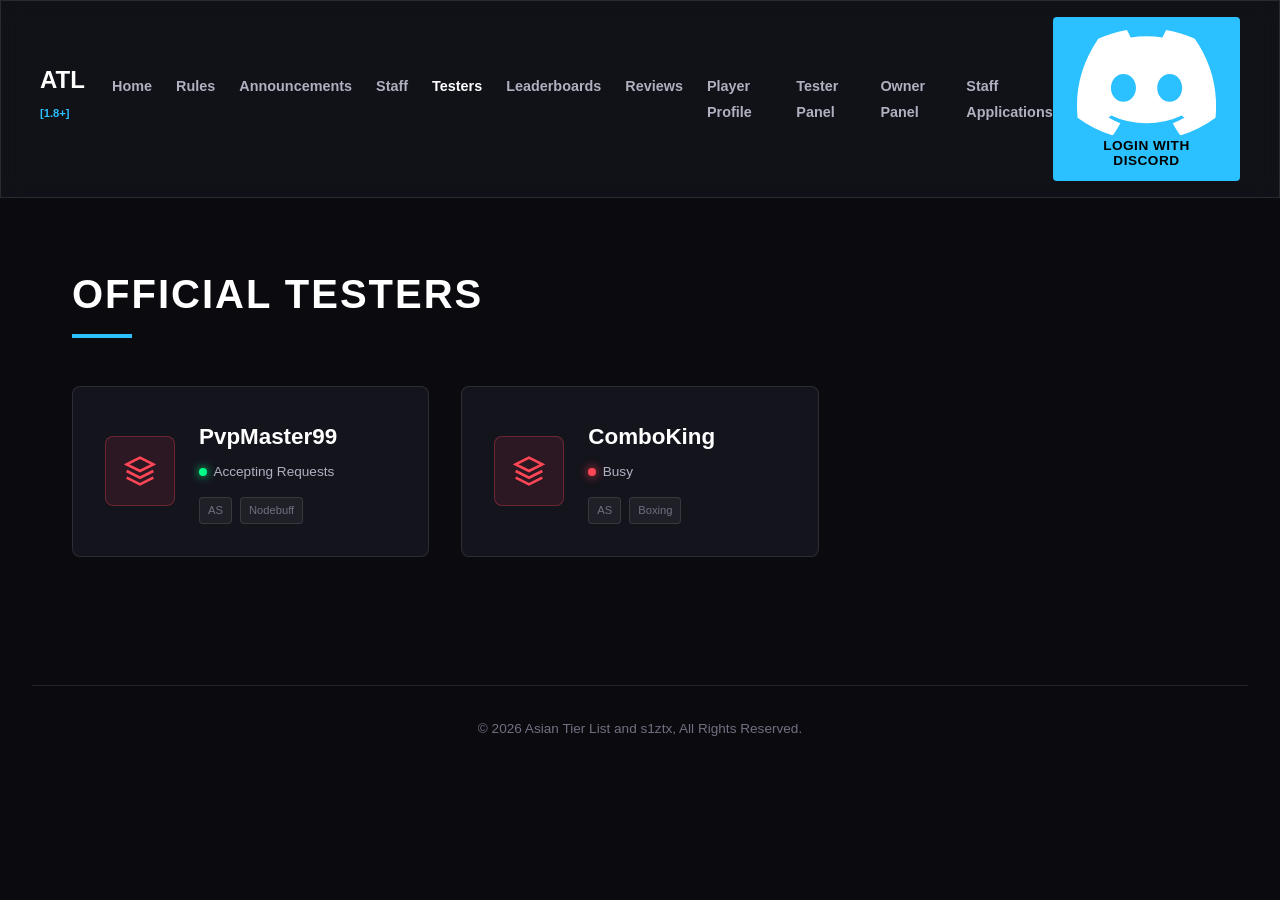
<file: testers.html>
<!-- File: testers.html -->
<!DOCTYPE html>
<html lang="en">
<head>
    <meta charset="UTF-8">
    <meta name="viewport" content="width=device-width, initial-scale=1.0">
    <title>Official Testers | Asian Tier List [1.8+]</title>
    <link rel="stylesheet" href="css/style.css">
    <link rel="stylesheet" href="css/themes.css">
    <link rel="stylesheet" href="css/animations.css">
    <style>
        .testers-container {
            max-width: 1200px;
            margin: 0 auto;
            padding: 4rem 2rem;
        }
        .testers-grid {
            display: grid;
            grid-template-columns: repeat(auto-fill, minmax(300px, 1fr));
            gap: 2rem;
            margin-top: 3rem;
        }
        .tester-card {
            background: var(--bg-panel);
            border-radius: 8px;
            padding: 2rem;
            border: 1px solid var(--glass-border);
            position: relative;
            overflow: hidden;
            transition: all var(--transition-medium);
            display: flex;
            align-items: center;
            gap: 1.5rem;
        }
        .tester-card:hover {
            border-color: var(--accent-red);
            box-shadow: 0 0 20px rgba(255, 70, 85, 0.15);
            transform: translateY(-3px);
        }
        .tester-avatar {
            width: 70px;
            height: 70px;
            border-radius: 8px;
            background: rgba(255, 70, 85, 0.1);
            display: flex;
            align-items: center;
            justify-content: center;
            flex-shrink: 0;
            border: 1px solid rgba(255, 70, 85, 0.3);
        }
        .tester-info {
            display: flex;
            flex-direction: column;
            gap: 0.4rem;
        }
        .tester-name {
            font-family: var(--font-heading);
            font-size: 1.4rem;
            font-weight: 700;
            color: var(--text-primary);
        }
        .tester-status {
            font-size: 0.85rem;
            color: var(--text-secondary);
            display: flex;
            align-items: center;
            gap: 0.4rem;
        }
        .status-dot {
            width: 8px;
            height: 8px;
            border-radius: 50%;
            background: #00ff88;
            box-shadow: 0 0 10px #00ff88;
        }
        .tester-regions {
            display: flex;
            gap: 0.5rem;
            margin-top: 0.5rem;
        }
        .region-tag {
            font-size: 0.7rem;
            padding: 0.2rem 0.5rem;
            background: rgba(255, 255, 255, 0.05);
            border-radius: 4px;
            color: var(--text-muted);
            border: 1px solid var(--glass-border);
        }
    </style>
</head>
<body class="page-testers dark-theme">
    <div id="testers-background-wrapper">
        <div class="pvp-energy"></div>
    </div>

    <nav class="main-navigation glassmorphism">
        <div class="nav-container">
            <div class="brand-logo">
                <span class="brand-title">ATL</span>
                <span class="brand-version">[1.8+]</span>
            </div>
            <div class="mobile-menu-toggle">
                <span></span>
                <span></span>
                <span></span>
            </div>
            <ul class="nav-menu">
                <li class="nav-item"><a href="index.html" class="nav-link">Home</a></li>
                <li class="nav-item"><a href="rules.html" class="nav-link">Rules</a></li>
                <li class="nav-item"><a href="announcements.html" class="nav-link">Announcements</a></li>
                <li class="nav-item"><a href="staff.html" class="nav-link">Staff</a></li>
                <li class="nav-item"><a href="testers.html" class="nav-link active">Testers</a></li>
                <li class="nav-item"><a href="leaderboards.html" class="nav-link">Leaderboards</a></li>
                <li class="nav-item"><a href="reviews.html" class="nav-link">Reviews</a></li>
                <li class="nav-item"><a href="profile.html" class="nav-link">Player Profile</a></li>
                <li class="nav-item"><a href="tester-panel.html" class="nav-link">Tester Panel</a></li>
                <li class="nav-item"><a href="owner.html" class="nav-link">Owner Panel</a></li>
                <li class="nav-item"><a href="staff-application.html" class="nav-link">Staff Applications</a></li>
            </ul>
            <div class="auth-container">
                <button class="discord-login-btn premium-button">
                    <svg class="discord-logo" xmlns="http://www.w3.org/2000/svg" viewBox="0 0 127.14 96.36">
                        <path fill="#ffffff" d="M107.7,8.07A105.15,105.15,0,0,0,81.47,0a72.06,72.06,0,0,0-3.36,6.83A97.68,97.68,0,0,0,49,6.83,72.37,72.37,0,0,0,45.64,0,105.89,105.89,0,0,0,19.39,8.09C2.79,32.65-1.71,56.6.54,80.21h0A105.73,105.73,0,0,0,32.71,96.36,77.7,77.7,0,0,0,39.6,85.25a68.42,68.42,0,0,1-10.85-5.18c.91-.66,1.8-1.34,2.66-2a75.57,75.57,0,0,0,64.32,0c.87.71,1.76,1.39,2.66,2a68.68,68.68,0,0,1-10.87,5.19,77,77,0,0,0,6.89,11.1A105.25,105.25,0,0,0,126.6,80.22h0C129.24,52.84,122.09,29.11,107.7,8.07ZM42.45,65.69C36.18,65.69,31,60,31,53s5-12.74,11.43-12.74S54,46,53.89,53,48.84,65.69,42.45,65.69Zm42.24,0C78.41,65.69,73.31,60,73.31,53s5-12.74,11.43-12.74S96.2,46,96.12,53,91.08,65.69,84.69,65.69Z"/>
                    </svg>
                    <span>Login with Discord</span>
                </button>
            </div>
        </div>
    </nav>

    <main class="main-content">
        <div class="testers-container">
            <div class="section-heading">
                <h2 class="section-title">Official Testers</h2>
                <div class="heading-accent"></div>
            </div>

            <div class="testers-grid">
                <!-- Example Tester 1 -->
                <div class="tester-card glassmorphism">
                    <div class="tester-avatar">
                        <svg width="32" height="32" viewBox="0 0 24 24" fill="none" stroke="#ff4655" stroke-width="2"><path d="M12 2L2 7l10 5 10-5-10-5zM2 17l10 5 10-5M2 12l10 5 10-5"/></svg>
                    </div>
                    <div class="tester-info">
                        <span class="tester-name">PvpMaster99</span>
                        <div class="tester-status">
                            <span class="status-dot"></span> Accepting Requests
                        </div>
                        <div class="tester-regions">
                            <span class="region-tag">AS</span>
                            <span class="region-tag">Nodebuff</span>
                        </div>
                    </div>
                </div>

                <!-- Example Tester 2 -->
                <div class="tester-card glassmorphism">
                    <div class="tester-avatar">
                        <svg width="32" height="32" viewBox="0 0 24 24" fill="none" stroke="#ff4655" stroke-width="2"><path d="M12 2L2 7l10 5 10-5-10-5zM2 17l10 5 10-5M2 12l10 5 10-5"/></svg>
                    </div>
                    <div class="tester-info">
                        <span class="tester-name">ComboKing</span>
                        <div class="tester-status">
                            <span class="status-dot" style="background:#ff4655; box-shadow: 0 0 10px #ff4655;"></span> Busy
                        </div>
                        <div class="tester-regions">
                            <span class="region-tag">AS</span>
                            <span class="region-tag">Boxing</span>
                        </div>
                    </div>
                </div>
            </div>
        </div>
    </main>

    <footer class="site-footer">
        <div class="footer-divider"></div>
        <div class="footer-content">
            <p>&copy; 2026 Asian Tier List and s1ztx, All Rights Reserved.</p>
        </div>
    </footer>

    <script src="js/themes.js"></script>
    <script src="js/navbar.js"></script>
    <script src="js/app.js"></script>
</body>
</html>
</file>
<file: css/style.css>
/* File: css/style.css */
:root {
    --bg-dark: #0a0a0f;
    --bg-panel: #14141d;
    --glass-border: rgba(255, 255, 255, 0.1);
    --text-primary: #ffffff;
    --text-secondary: #b0b0c0;
    --text-muted: #707080;
    --accent-blue-light: #2bc0ff;
    --accent-red: #ff4655;
    --font-main: 'Inter', sans-serif;
    --font-heading: 'Poppins', sans-serif;
    --transition-fast: 0.2s ease-in-out;
    --transition-medium: 0.4s ease-in-out;
}

* {
    margin: 0;
    padding: 0;
    box-sizing: border-box;
}

body {
    background-color: var(--bg-dark);
    color: var(--text-primary);
    font-family: var(--font-main);
    line-height: 1.6;
    overflow-x: hidden;
}

/* Base Utility Classes */
.glassmorphism {
    background: rgba(20, 20, 29, 0.7);
    backdrop-filter: blur(10px);
    border: 1px solid var(--glass-border);
}

.premium-button {
    background: var(--accent-blue-light);
    color: #000;
    border: none;
    padding: 0.8rem 1.5rem;
    border-radius: 4px;
    font-weight: 700;
    text-transform: uppercase;
    font-size: 0.85rem;
    letter-spacing: 0.5px;
    cursor: pointer;
    transition: transform var(--transition-fast), background var(--transition-fast);
}

.premium-button:hover {
    transform: translateY(-2px);
    filter: brightness(1.1);
}

.section-heading {
    margin-bottom: 2rem;
}

.section-title {
    font-family: var(--font-heading);
    font-size: 2.5rem;
    text-transform: uppercase;
    letter-spacing: 2px;
}

.heading-accent {
    width: 60px;
    height: 4px;
    background: var(--accent-blue-light);
    margin-top: 0.5rem;
}

/* Nav Styles */
.main-navigation {
    position: sticky;
    top: 0;
    z-index: 1000;
    padding: 1rem 2rem;
    display: flex;
    justify-content: space-between;
    align-items: center;
}

.nav-container {
    max-width: 1200px;
    margin: 0 auto;
    width: 100%;
    display: flex;
    justify-content: space-between;
    align-items: center;
}

.nav-menu {
    display: flex;
    list-style: none;
    gap: 1.5rem;
}

.nav-link {
    color: var(--text-secondary);
    text-decoration: none;
    font-size: 0.9rem;
    font-weight: 600;
    transition: color var(--transition-fast);
}

.nav-link:hover, .nav-link.active {
    color: var(--text-primary);
}

.brand-logo {
    font-family: var(--font-heading);
    font-weight: 800;
    font-size: 1.5rem;
}

.brand-version {
    font-size: 0.7rem;
    color: var(--accent-blue-light);
    vertical-align: super;
}

/* Footer Styles */
.site-footer {
    padding: 4rem 2rem;
    text-align: center;
    color: var(--text-muted);
    font-size: 0.85rem;
}

.footer-divider {
    height: 1px;
    background: var(--glass-border);
    margin-bottom: 2rem;
}
</file>
<file: css/themes.css>
/* File: css/themes.css */
/* Theme Override Definitions */
.dark-theme {
    --bg-panel: #14141d;
    --text-primary: #ffffff;
    --text-secondary: #b0b0c0;
    --glass-border: rgba(255, 255, 255, 0.1);
}

.light-theme {
    --bg-panel: #f0f0f5;
    --text-primary: #1a1a1a;
    --text-secondary: #4a4a5a;
    --glass-border: rgba(0, 0, 0, 0.1);
    background-color: #ffffff;
}

.neon-premium-theme {
    --bg-panel: #0a0a0f;
    --accent-blue-light: #00ff88;
    --accent-red: #ff0055;
    background-color: #050508;
}
</file>
<file: css/animations.css>
/* File: css/animations.css */
/* Ambient Glows & Page Transitions */
@keyframes fadeIn { from { opacity: 0; } to { opacity: 1; } }

.glassmorphism { animation: fadeIn 0.5s ease-out; }

.energy-rings {
    position: fixed;
    top: 50%; left: 50%;
    width: 800px; height: 800px;
    background: radial-gradient(circle, rgba(43, 192, 255, 0.03) 0%, transparent 70%);
    pointer-events: none;
    z-index: -1;
    transform: translate(-50%, -50%);
}
</file>
